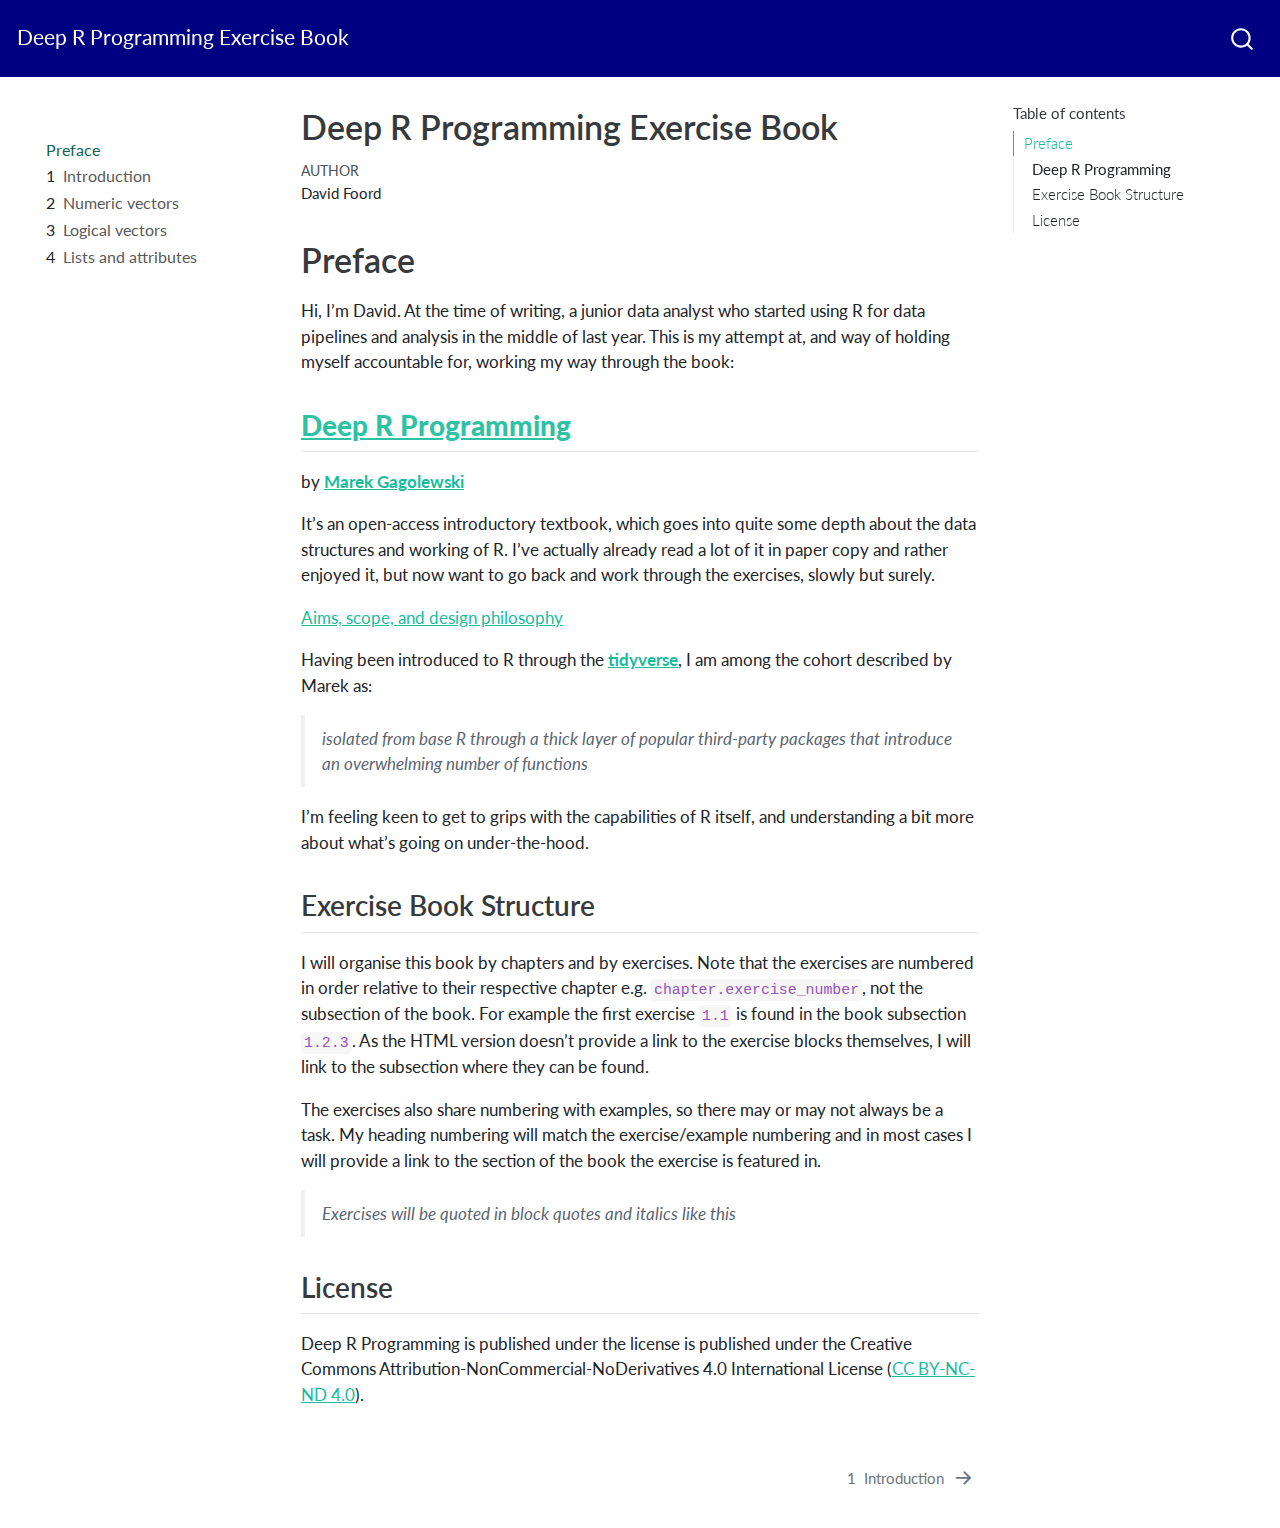
<file: docs/index.html>
<!DOCTYPE html>
<html xmlns="http://www.w3.org/1999/xhtml" lang="en" xml:lang="en"><head>

<meta charset="utf-8">
<meta name="generator" content="quarto-1.3.353">

<meta name="viewport" content="width=device-width, initial-scale=1.0, user-scalable=yes">

<meta name="author" content="David Foord">

<title>Deep R Programming Exercise Book</title>
<style>
code{white-space: pre-wrap;}
span.smallcaps{font-variant: small-caps;}
div.columns{display: flex; gap: min(4vw, 1.5em);}
div.column{flex: auto; overflow-x: auto;}
div.hanging-indent{margin-left: 1.5em; text-indent: -1.5em;}
ul.task-list{list-style: none;}
ul.task-list li input[type="checkbox"] {
  width: 0.8em;
  margin: 0 0.8em 0.2em -1em; /* quarto-specific, see https://github.com/quarto-dev/quarto-cli/issues/4556 */ 
  vertical-align: middle;
}
</style>


<script src="site_libs/quarto-nav/quarto-nav.js"></script>
<script src="site_libs/quarto-nav/headroom.min.js"></script>
<script src="site_libs/clipboard/clipboard.min.js"></script>
<script src="site_libs/quarto-search/autocomplete.umd.js"></script>
<script src="site_libs/quarto-search/fuse.min.js"></script>
<script src="site_libs/quarto-search/quarto-search.js"></script>
<meta name="quarto:offset" content="./">
<link href="./intro.html" rel="next">
<script src="site_libs/quarto-html/quarto.js"></script>
<script src="site_libs/quarto-html/popper.min.js"></script>
<script src="site_libs/quarto-html/tippy.umd.min.js"></script>
<script src="site_libs/quarto-html/anchor.min.js"></script>
<link href="site_libs/quarto-html/tippy.css" rel="stylesheet">
<link href="site_libs/quarto-html/quarto-syntax-highlighting.css" rel="stylesheet" id="quarto-text-highlighting-styles">
<script src="site_libs/bootstrap/bootstrap.min.js"></script>
<link href="site_libs/bootstrap/bootstrap-icons.css" rel="stylesheet">
<link href="site_libs/bootstrap/bootstrap.min.css" rel="stylesheet" id="quarto-bootstrap" data-mode="light">
<script id="quarto-search-options" type="application/json">{
  "location": "navbar",
  "copy-button": false,
  "collapse-after": 3,
  "panel-placement": "end",
  "type": "overlay",
  "limit": 20,
  "language": {
    "search-no-results-text": "No results",
    "search-matching-documents-text": "matching documents",
    "search-copy-link-title": "Copy link to search",
    "search-hide-matches-text": "Hide additional matches",
    "search-more-match-text": "more match in this document",
    "search-more-matches-text": "more matches in this document",
    "search-clear-button-title": "Clear",
    "search-detached-cancel-button-title": "Cancel",
    "search-submit-button-title": "Submit"
  }
}</script>


</head>

<body class="nav-sidebar floating nav-fixed">

<div id="quarto-search-results"></div>
  <header id="quarto-header" class="headroom fixed-top">
    <nav class="navbar navbar-expand-lg navbar-dark ">
      <div class="navbar-container container-fluid">
      <div class="navbar-brand-container">
    <a class="navbar-brand" href="./index.html">
    <span class="navbar-title">Deep R Programming Exercise Book</span>
    </a>
  </div>
        <div class="quarto-navbar-tools ms-auto">
</div>
          <div id="quarto-search" class="" title="Search"></div>
      </div> <!-- /container-fluid -->
    </nav>
  <nav class="quarto-secondary-nav">
    <div class="container-fluid d-flex">
      <button type="button" class="quarto-btn-toggle btn" data-bs-toggle="collapse" data-bs-target="#quarto-sidebar,#quarto-sidebar-glass" aria-controls="quarto-sidebar" aria-expanded="false" aria-label="Toggle sidebar navigation" onclick="if (window.quartoToggleHeadroom) { window.quartoToggleHeadroom(); }">
        <i class="bi bi-layout-text-sidebar-reverse"></i>
      </button>
      <nav class="quarto-page-breadcrumbs" aria-label="breadcrumb"><ol class="breadcrumb"><li class="breadcrumb-item"><a href="./index.html">Preface</a></li></ol></nav>
      <a class="flex-grow-1" role="button" data-bs-toggle="collapse" data-bs-target="#quarto-sidebar,#quarto-sidebar-glass" aria-controls="quarto-sidebar" aria-expanded="false" aria-label="Toggle sidebar navigation" onclick="if (window.quartoToggleHeadroom) { window.quartoToggleHeadroom(); }">      
      </a>
      <button type="button" class="btn quarto-search-button" aria-label="Search" onclick="window.quartoOpenSearch();">
        <i class="bi bi-search"></i>
      </button>
    </div>
  </nav>
</header>
<!-- content -->
<div id="quarto-content" class="quarto-container page-columns page-rows-contents page-layout-article page-navbar">
<!-- sidebar -->
  <nav id="quarto-sidebar" class="sidebar collapse collapse-horizontal sidebar-navigation floating overflow-auto">
        <div class="mt-2 flex-shrink-0 align-items-center">
        <div class="sidebar-search">
        <div id="quarto-search" class="" title="Search"></div>
        </div>
        </div>
    <div class="sidebar-menu-container"> 
    <ul class="list-unstyled mt-1">
        <li class="sidebar-item">
  <div class="sidebar-item-container"> 
  <a href="./index.html" class="sidebar-item-text sidebar-link active">
 <span class="menu-text">Preface</span></a>
  </div>
</li>
        <li class="sidebar-item">
  <div class="sidebar-item-container"> 
  <a href="./intro.html" class="sidebar-item-text sidebar-link">
 <span class="menu-text"><span class="chapter-number">1</span>&nbsp; <span class="chapter-title">Introduction</span></span></a>
  </div>
</li>
        <li class="sidebar-item">
  <div class="sidebar-item-container"> 
  <a href="./numeric.html" class="sidebar-item-text sidebar-link">
 <span class="menu-text"><span class="chapter-number">2</span>&nbsp; <span class="chapter-title">Numeric vectors</span></span></a>
  </div>
</li>
        <li class="sidebar-item">
  <div class="sidebar-item-container"> 
  <a href="./logical.html" class="sidebar-item-text sidebar-link">
 <span class="menu-text"><span class="chapter-number">3</span>&nbsp; <span class="chapter-title">Logical vectors</span></span></a>
  </div>
</li>
        <li class="sidebar-item">
  <div class="sidebar-item-container"> 
  <a href="./lists_attributes.html" class="sidebar-item-text sidebar-link">
 <span class="menu-text"><span class="chapter-number">4</span>&nbsp; <span class="chapter-title">Lists and attributes</span></span></a>
  </div>
</li>
    </ul>
    </div>
</nav>
<div id="quarto-sidebar-glass" data-bs-toggle="collapse" data-bs-target="#quarto-sidebar,#quarto-sidebar-glass"></div>
<!-- margin-sidebar -->
    <div id="quarto-margin-sidebar" class="sidebar margin-sidebar">
        <nav id="TOC" role="doc-toc" class="toc-active">
    <h2 id="toc-title">Table of contents</h2>
   
  <ul>
  <li><a href="#preface" id="toc-preface" class="nav-link active" data-scroll-target="#preface">Preface</a>
  <ul class="collapse">
  <li><a href="#deep-r-programming" id="toc-deep-r-programming" class="nav-link" data-scroll-target="#deep-r-programming"><strong>Deep R Programming</strong></a></li>
  <li><a href="#exercise-book-structure" id="toc-exercise-book-structure" class="nav-link" data-scroll-target="#exercise-book-structure">Exercise Book Structure</a></li>
  <li><a href="#license" id="toc-license" class="nav-link" data-scroll-target="#license">License</a></li>
  </ul></li>
  </ul>
</nav>
    </div>
<!-- main -->
<main class="content" id="quarto-document-content">

<header id="title-block-header" class="quarto-title-block default">
<div class="quarto-title">
<h1 class="title">Deep R Programming Exercise Book</h1>
</div>



<div class="quarto-title-meta">

    <div>
    <div class="quarto-title-meta-heading">Author</div>
    <div class="quarto-title-meta-contents">
             <p>David Foord </p>
          </div>
  </div>
    
  
    
  </div>
  

</header>

<section id="preface" class="level1 unnumbered">
<h1 class="unnumbered">Preface</h1>
<p>Hi, I’m David. At the time of writing, a junior data analyst who started using R for data pipelines and analysis in the middle of last year. This is my attempt at, and way of holding myself accountable for, working my way through the book:</p>
<section id="deep-r-programming" class="level2">
<h2 class="anchored" data-anchor-id="deep-r-programming"><a href="https://deepr.gagolewski.com/index.html"><strong>Deep R Programming</strong></a></h2>
<p>by <a href="https://www.gagolewski.com/"><strong>Marek Gagolewski</strong></a></p>
<p>It’s an open-access introductory textbook, which goes into quite some depth about the data structures and working of R. I’ve actually already read a lot of it in paper copy and rather enjoyed it, but now want to go back and work through the exercises, slowly but surely.</p>
<p><a href="https://deepr.gagolewski.com/chapter/000-preface.html#aims-scope-and-design-philosophy">Aims, scope, and design philosophy</a></p>
<p>Having been introduced to R through the <a href="https://www.tidyverse.org/"><strong>tidyverse</strong></a>, I am among the cohort described by Marek as:</p>
<blockquote class="blockquote">
<p><em>isolated from base R through a thick layer of popular third-party packages that introduce an overwhelming number of functions</em></p>
</blockquote>
<p>I’m feeling keen to get to grips with the capabilities of R itself, and understanding a bit more about what’s going on under-the-hood.</p>
</section>
<section id="exercise-book-structure" class="level2">
<h2 class="anchored" data-anchor-id="exercise-book-structure">Exercise Book Structure</h2>
<p>I will organise this book by chapters and by exercises. Note that the exercises are numbered in order relative to their respective chapter e.g.&nbsp;<code>chapter.exercise_number</code>, not the subsection of the book. For example the first exercise <code>1.1</code> is found in the book subsection <code>1.2.3</code>. As the HTML version doesn’t provide a link to the exercise blocks themselves, I will link to the subsection where they can be found.</p>
<p>The exercises also share numbering with examples, so there may or may not always be a task. My heading numbering will match the exercise/example numbering and in most cases I will provide a link to the section of the book the exercise is featured in.</p>
<blockquote class="blockquote">
<p><em>Exercises will be quoted in block quotes and italics like this</em></p>
</blockquote>
</section>
<section id="license" class="level2">
<h2 class="anchored" data-anchor-id="license">License</h2>
<p>Deep R Programming is published under the license is published under the Creative Commons Attribution-NonCommercial-NoDerivatives 4.0 International License (<a href="https://creativecommons.org/licenses/by-nc-nd/4.0/">CC BY-NC-ND 4.0</a>).</p>


</section>
</section>

</main> <!-- /main -->
<script id="quarto-html-after-body" type="application/javascript">
window.document.addEventListener("DOMContentLoaded", function (event) {
  const toggleBodyColorMode = (bsSheetEl) => {
    const mode = bsSheetEl.getAttribute("data-mode");
    const bodyEl = window.document.querySelector("body");
    if (mode === "dark") {
      bodyEl.classList.add("quarto-dark");
      bodyEl.classList.remove("quarto-light");
    } else {
      bodyEl.classList.add("quarto-light");
      bodyEl.classList.remove("quarto-dark");
    }
  }
  const toggleBodyColorPrimary = () => {
    const bsSheetEl = window.document.querySelector("link#quarto-bootstrap");
    if (bsSheetEl) {
      toggleBodyColorMode(bsSheetEl);
    }
  }
  toggleBodyColorPrimary();  
  const icon = "";
  const anchorJS = new window.AnchorJS();
  anchorJS.options = {
    placement: 'right',
    icon: icon
  };
  anchorJS.add('.anchored');
  const isCodeAnnotation = (el) => {
    for (const clz of el.classList) {
      if (clz.startsWith('code-annotation-')) {                     
        return true;
      }
    }
    return false;
  }
  const clipboard = new window.ClipboardJS('.code-copy-button', {
    text: function(trigger) {
      const codeEl = trigger.previousElementSibling.cloneNode(true);
      for (const childEl of codeEl.children) {
        if (isCodeAnnotation(childEl)) {
          childEl.remove();
        }
      }
      return codeEl.innerText;
    }
  });
  clipboard.on('success', function(e) {
    // button target
    const button = e.trigger;
    // don't keep focus
    button.blur();
    // flash "checked"
    button.classList.add('code-copy-button-checked');
    var currentTitle = button.getAttribute("title");
    button.setAttribute("title", "Copied!");
    let tooltip;
    if (window.bootstrap) {
      button.setAttribute("data-bs-toggle", "tooltip");
      button.setAttribute("data-bs-placement", "left");
      button.setAttribute("data-bs-title", "Copied!");
      tooltip = new bootstrap.Tooltip(button, 
        { trigger: "manual", 
          customClass: "code-copy-button-tooltip",
          offset: [0, -8]});
      tooltip.show();    
    }
    setTimeout(function() {
      if (tooltip) {
        tooltip.hide();
        button.removeAttribute("data-bs-title");
        button.removeAttribute("data-bs-toggle");
        button.removeAttribute("data-bs-placement");
      }
      button.setAttribute("title", currentTitle);
      button.classList.remove('code-copy-button-checked');
    }, 1000);
    // clear code selection
    e.clearSelection();
  });
  function tippyHover(el, contentFn) {
    const config = {
      allowHTML: true,
      content: contentFn,
      maxWidth: 500,
      delay: 100,
      arrow: false,
      appendTo: function(el) {
          return el.parentElement;
      },
      interactive: true,
      interactiveBorder: 10,
      theme: 'quarto',
      placement: 'bottom-start'
    };
    window.tippy(el, config); 
  }
  const noterefs = window.document.querySelectorAll('a[role="doc-noteref"]');
  for (var i=0; i<noterefs.length; i++) {
    const ref = noterefs[i];
    tippyHover(ref, function() {
      // use id or data attribute instead here
      let href = ref.getAttribute('data-footnote-href') || ref.getAttribute('href');
      try { href = new URL(href).hash; } catch {}
      const id = href.replace(/^#\/?/, "");
      const note = window.document.getElementById(id);
      return note.innerHTML;
    });
  }
      let selectedAnnoteEl;
      const selectorForAnnotation = ( cell, annotation) => {
        let cellAttr = 'data-code-cell="' + cell + '"';
        let lineAttr = 'data-code-annotation="' +  annotation + '"';
        const selector = 'span[' + cellAttr + '][' + lineAttr + ']';
        return selector;
      }
      const selectCodeLines = (annoteEl) => {
        const doc = window.document;
        const targetCell = annoteEl.getAttribute("data-target-cell");
        const targetAnnotation = annoteEl.getAttribute("data-target-annotation");
        const annoteSpan = window.document.querySelector(selectorForAnnotation(targetCell, targetAnnotation));
        const lines = annoteSpan.getAttribute("data-code-lines").split(",");
        const lineIds = lines.map((line) => {
          return targetCell + "-" + line;
        })
        let top = null;
        let height = null;
        let parent = null;
        if (lineIds.length > 0) {
            //compute the position of the single el (top and bottom and make a div)
            const el = window.document.getElementById(lineIds[0]);
            top = el.offsetTop;
            height = el.offsetHeight;
            parent = el.parentElement.parentElement;
          if (lineIds.length > 1) {
            const lastEl = window.document.getElementById(lineIds[lineIds.length - 1]);
            const bottom = lastEl.offsetTop + lastEl.offsetHeight;
            height = bottom - top;
          }
          if (top !== null && height !== null && parent !== null) {
            // cook up a div (if necessary) and position it 
            let div = window.document.getElementById("code-annotation-line-highlight");
            if (div === null) {
              div = window.document.createElement("div");
              div.setAttribute("id", "code-annotation-line-highlight");
              div.style.position = 'absolute';
              parent.appendChild(div);
            }
            div.style.top = top - 2 + "px";
            div.style.height = height + 4 + "px";
            let gutterDiv = window.document.getElementById("code-annotation-line-highlight-gutter");
            if (gutterDiv === null) {
              gutterDiv = window.document.createElement("div");
              gutterDiv.setAttribute("id", "code-annotation-line-highlight-gutter");
              gutterDiv.style.position = 'absolute';
              const codeCell = window.document.getElementById(targetCell);
              const gutter = codeCell.querySelector('.code-annotation-gutter');
              gutter.appendChild(gutterDiv);
            }
            gutterDiv.style.top = top - 2 + "px";
            gutterDiv.style.height = height + 4 + "px";
          }
          selectedAnnoteEl = annoteEl;
        }
      };
      const unselectCodeLines = () => {
        const elementsIds = ["code-annotation-line-highlight", "code-annotation-line-highlight-gutter"];
        elementsIds.forEach((elId) => {
          const div = window.document.getElementById(elId);
          if (div) {
            div.remove();
          }
        });
        selectedAnnoteEl = undefined;
      };
      // Attach click handler to the DT
      const annoteDls = window.document.querySelectorAll('dt[data-target-cell]');
      for (const annoteDlNode of annoteDls) {
        annoteDlNode.addEventListener('click', (event) => {
          const clickedEl = event.target;
          if (clickedEl !== selectedAnnoteEl) {
            unselectCodeLines();
            const activeEl = window.document.querySelector('dt[data-target-cell].code-annotation-active');
            if (activeEl) {
              activeEl.classList.remove('code-annotation-active');
            }
            selectCodeLines(clickedEl);
            clickedEl.classList.add('code-annotation-active');
          } else {
            // Unselect the line
            unselectCodeLines();
            clickedEl.classList.remove('code-annotation-active');
          }
        });
      }
  const findCites = (el) => {
    const parentEl = el.parentElement;
    if (parentEl) {
      const cites = parentEl.dataset.cites;
      if (cites) {
        return {
          el,
          cites: cites.split(' ')
        };
      } else {
        return findCites(el.parentElement)
      }
    } else {
      return undefined;
    }
  };
  var bibliorefs = window.document.querySelectorAll('a[role="doc-biblioref"]');
  for (var i=0; i<bibliorefs.length; i++) {
    const ref = bibliorefs[i];
    const citeInfo = findCites(ref);
    if (citeInfo) {
      tippyHover(citeInfo.el, function() {
        var popup = window.document.createElement('div');
        citeInfo.cites.forEach(function(cite) {
          var citeDiv = window.document.createElement('div');
          citeDiv.classList.add('hanging-indent');
          citeDiv.classList.add('csl-entry');
          var biblioDiv = window.document.getElementById('ref-' + cite);
          if (biblioDiv) {
            citeDiv.innerHTML = biblioDiv.innerHTML;
          }
          popup.appendChild(citeDiv);
        });
        return popup.innerHTML;
      });
    }
  }
});
</script>
<nav class="page-navigation">
  <div class="nav-page nav-page-previous">
  </div>
  <div class="nav-page nav-page-next">
      <a href="./intro.html" class="pagination-link">
        <span class="nav-page-text"><span class="chapter-number">1</span>&nbsp; <span class="chapter-title">Introduction</span></span> <i class="bi bi-arrow-right-short"></i>
      </a>
  </div>
</nav>
</div> <!-- /content -->



</body></html>
</file>
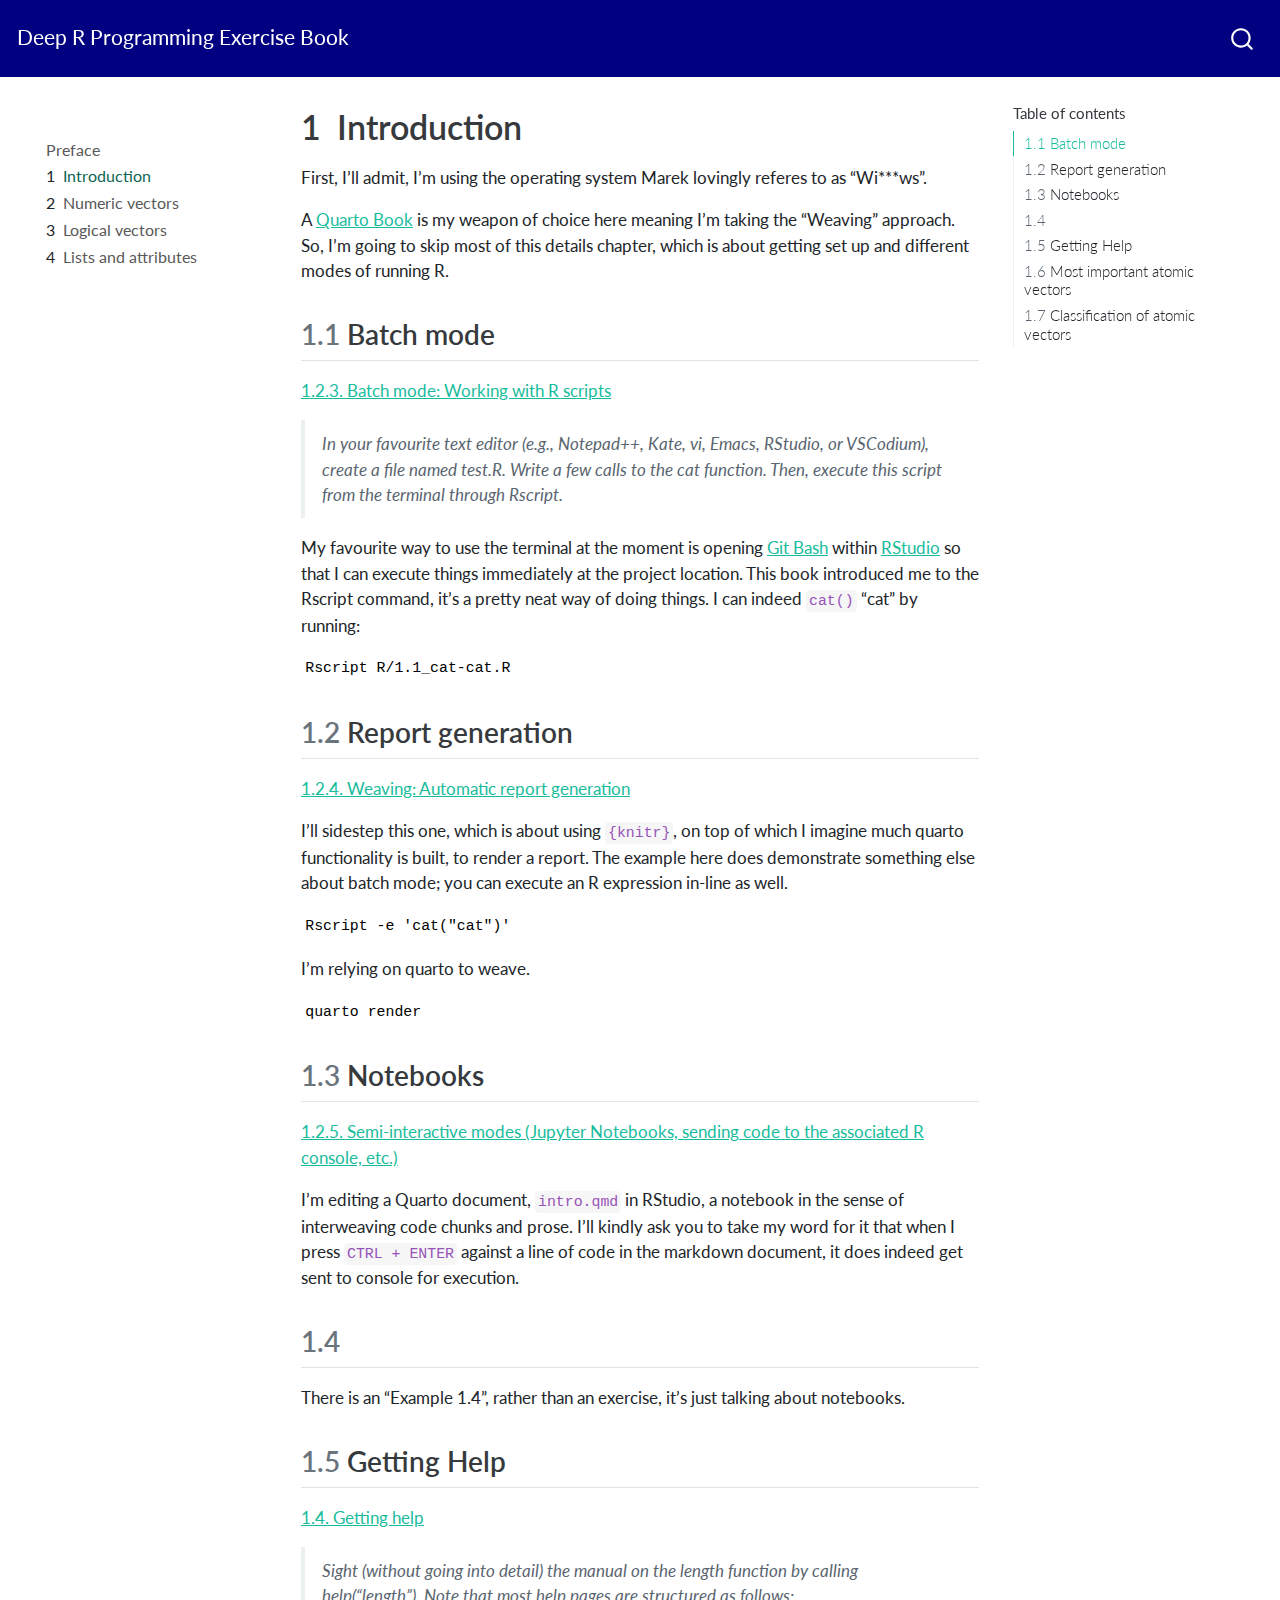
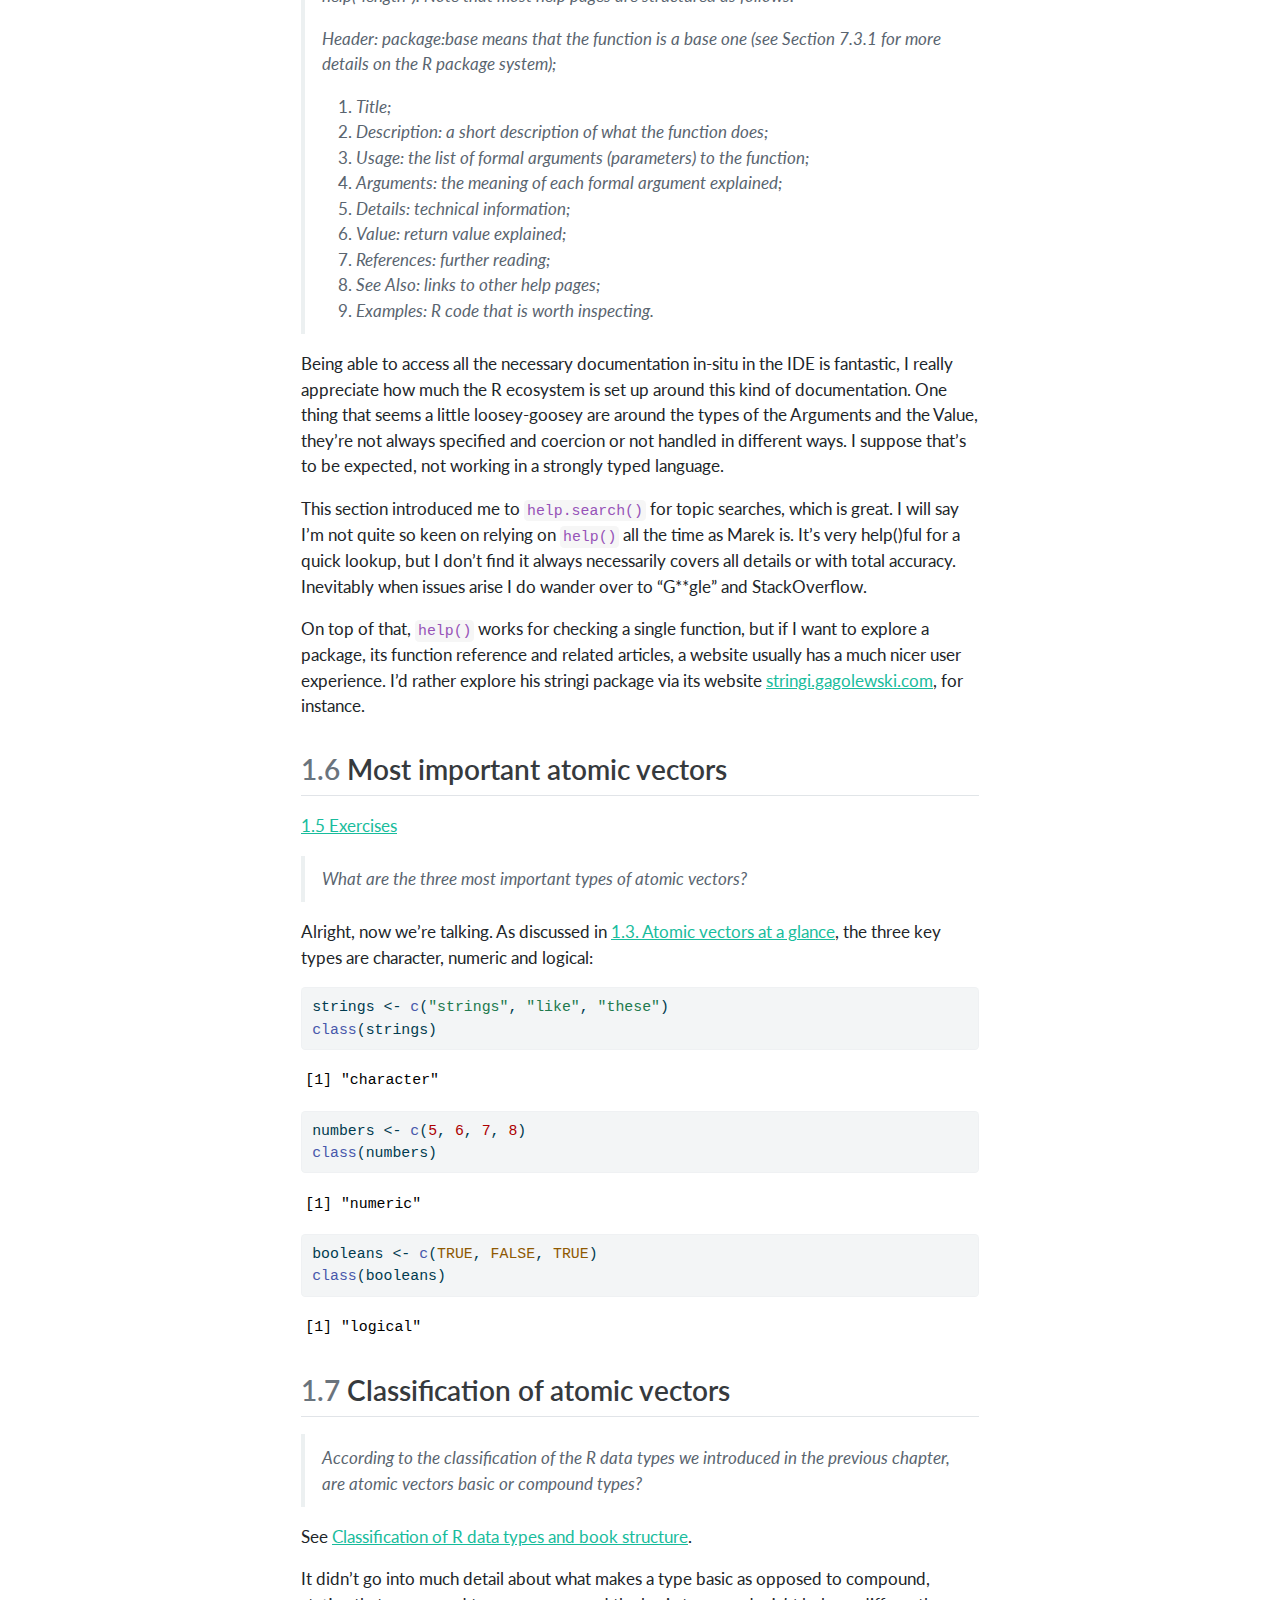
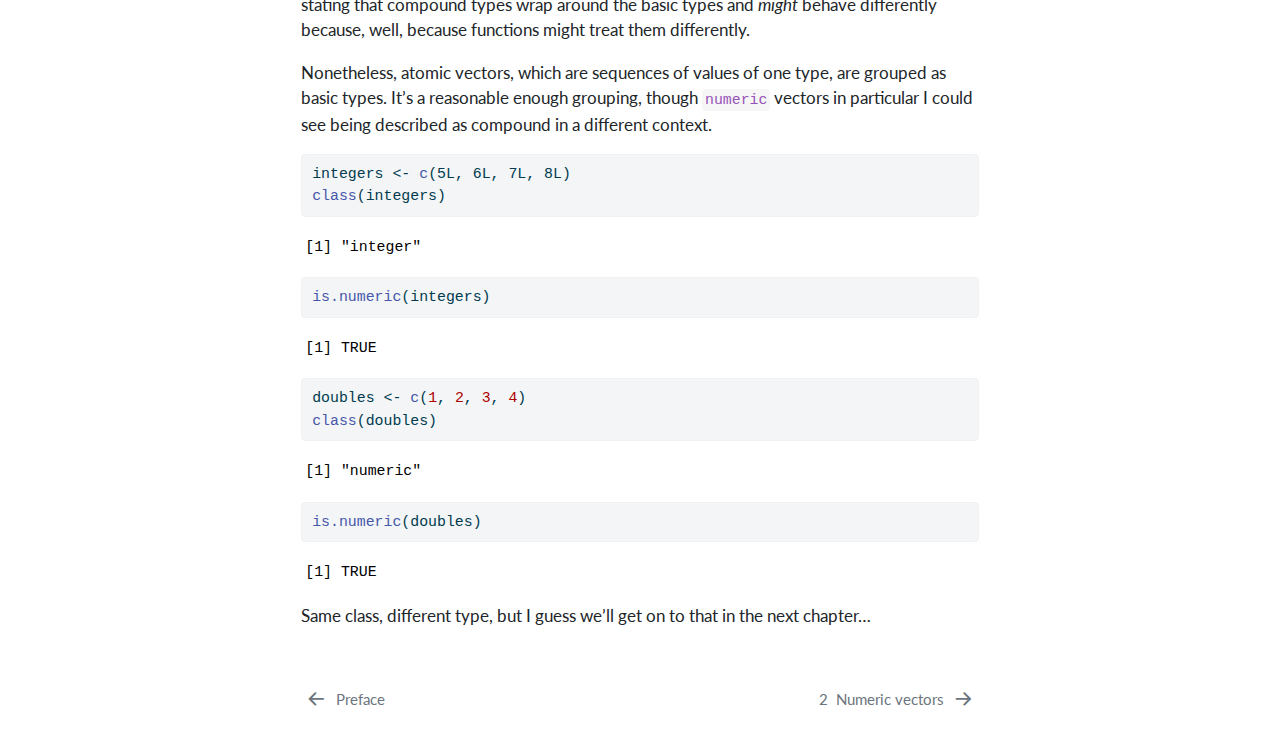
<file: docs/intro.html>
<!DOCTYPE html>
<html xmlns="http://www.w3.org/1999/xhtml" lang="en" xml:lang="en"><head>

<meta charset="utf-8">
<meta name="generator" content="quarto-1.3.353">

<meta name="viewport" content="width=device-width, initial-scale=1.0, user-scalable=yes">


<title>Deep R Programming Exercise Book - 1&nbsp; Introduction</title>
<style>
code{white-space: pre-wrap;}
span.smallcaps{font-variant: small-caps;}
div.columns{display: flex; gap: min(4vw, 1.5em);}
div.column{flex: auto; overflow-x: auto;}
div.hanging-indent{margin-left: 1.5em; text-indent: -1.5em;}
ul.task-list{list-style: none;}
ul.task-list li input[type="checkbox"] {
  width: 0.8em;
  margin: 0 0.8em 0.2em -1em; /* quarto-specific, see https://github.com/quarto-dev/quarto-cli/issues/4556 */ 
  vertical-align: middle;
}
/* CSS for syntax highlighting */
pre > code.sourceCode { white-space: pre; position: relative; }
pre > code.sourceCode > span { display: inline-block; line-height: 1.25; }
pre > code.sourceCode > span:empty { height: 1.2em; }
.sourceCode { overflow: visible; }
code.sourceCode > span { color: inherit; text-decoration: inherit; }
div.sourceCode { margin: 1em 0; }
pre.sourceCode { margin: 0; }
@media screen {
div.sourceCode { overflow: auto; }
}
@media print {
pre > code.sourceCode { white-space: pre-wrap; }
pre > code.sourceCode > span { text-indent: -5em; padding-left: 5em; }
}
pre.numberSource code
  { counter-reset: source-line 0; }
pre.numberSource code > span
  { position: relative; left: -4em; counter-increment: source-line; }
pre.numberSource code > span > a:first-child::before
  { content: counter(source-line);
    position: relative; left: -1em; text-align: right; vertical-align: baseline;
    border: none; display: inline-block;
    -webkit-touch-callout: none; -webkit-user-select: none;
    -khtml-user-select: none; -moz-user-select: none;
    -ms-user-select: none; user-select: none;
    padding: 0 4px; width: 4em;
  }
pre.numberSource { margin-left: 3em;  padding-left: 4px; }
div.sourceCode
  {   }
@media screen {
pre > code.sourceCode > span > a:first-child::before { text-decoration: underline; }
}
</style>


<script src="site_libs/quarto-nav/quarto-nav.js"></script>
<script src="site_libs/quarto-nav/headroom.min.js"></script>
<script src="site_libs/clipboard/clipboard.min.js"></script>
<script src="site_libs/quarto-search/autocomplete.umd.js"></script>
<script src="site_libs/quarto-search/fuse.min.js"></script>
<script src="site_libs/quarto-search/quarto-search.js"></script>
<meta name="quarto:offset" content="./">
<link href="./numeric.html" rel="next">
<link href="./index.html" rel="prev">
<script src="site_libs/quarto-html/quarto.js"></script>
<script src="site_libs/quarto-html/popper.min.js"></script>
<script src="site_libs/quarto-html/tippy.umd.min.js"></script>
<script src="site_libs/quarto-html/anchor.min.js"></script>
<link href="site_libs/quarto-html/tippy.css" rel="stylesheet">
<link href="site_libs/quarto-html/quarto-syntax-highlighting.css" rel="stylesheet" id="quarto-text-highlighting-styles">
<script src="site_libs/bootstrap/bootstrap.min.js"></script>
<link href="site_libs/bootstrap/bootstrap-icons.css" rel="stylesheet">
<link href="site_libs/bootstrap/bootstrap.min.css" rel="stylesheet" id="quarto-bootstrap" data-mode="light">
<script id="quarto-search-options" type="application/json">{
  "location": "navbar",
  "copy-button": false,
  "collapse-after": 3,
  "panel-placement": "end",
  "type": "overlay",
  "limit": 20,
  "language": {
    "search-no-results-text": "No results",
    "search-matching-documents-text": "matching documents",
    "search-copy-link-title": "Copy link to search",
    "search-hide-matches-text": "Hide additional matches",
    "search-more-match-text": "more match in this document",
    "search-more-matches-text": "more matches in this document",
    "search-clear-button-title": "Clear",
    "search-detached-cancel-button-title": "Cancel",
    "search-submit-button-title": "Submit"
  }
}</script>


</head>

<body class="nav-sidebar floating nav-fixed">

<div id="quarto-search-results"></div>
  <header id="quarto-header" class="headroom fixed-top">
    <nav class="navbar navbar-expand-lg navbar-dark ">
      <div class="navbar-container container-fluid">
      <div class="navbar-brand-container">
    <a class="navbar-brand" href="./index.html">
    <span class="navbar-title">Deep R Programming Exercise Book</span>
    </a>
  </div>
        <div class="quarto-navbar-tools ms-auto">
</div>
          <div id="quarto-search" class="" title="Search"></div>
      </div> <!-- /container-fluid -->
    </nav>
  <nav class="quarto-secondary-nav">
    <div class="container-fluid d-flex">
      <button type="button" class="quarto-btn-toggle btn" data-bs-toggle="collapse" data-bs-target="#quarto-sidebar,#quarto-sidebar-glass" aria-controls="quarto-sidebar" aria-expanded="false" aria-label="Toggle sidebar navigation" onclick="if (window.quartoToggleHeadroom) { window.quartoToggleHeadroom(); }">
        <i class="bi bi-layout-text-sidebar-reverse"></i>
      </button>
      <nav class="quarto-page-breadcrumbs" aria-label="breadcrumb"><ol class="breadcrumb"><li class="breadcrumb-item"><a href="./intro.html"><span class="chapter-number">1</span>&nbsp; <span class="chapter-title">Introduction</span></a></li></ol></nav>
      <a class="flex-grow-1" role="button" data-bs-toggle="collapse" data-bs-target="#quarto-sidebar,#quarto-sidebar-glass" aria-controls="quarto-sidebar" aria-expanded="false" aria-label="Toggle sidebar navigation" onclick="if (window.quartoToggleHeadroom) { window.quartoToggleHeadroom(); }">      
      </a>
      <button type="button" class="btn quarto-search-button" aria-label="Search" onclick="window.quartoOpenSearch();">
        <i class="bi bi-search"></i>
      </button>
    </div>
  </nav>
</header>
<!-- content -->
<div id="quarto-content" class="quarto-container page-columns page-rows-contents page-layout-article page-navbar">
<!-- sidebar -->
  <nav id="quarto-sidebar" class="sidebar collapse collapse-horizontal sidebar-navigation floating overflow-auto">
        <div class="mt-2 flex-shrink-0 align-items-center">
        <div class="sidebar-search">
        <div id="quarto-search" class="" title="Search"></div>
        </div>
        </div>
    <div class="sidebar-menu-container"> 
    <ul class="list-unstyled mt-1">
        <li class="sidebar-item">
  <div class="sidebar-item-container"> 
  <a href="./index.html" class="sidebar-item-text sidebar-link">
 <span class="menu-text">Preface</span></a>
  </div>
</li>
        <li class="sidebar-item">
  <div class="sidebar-item-container"> 
  <a href="./intro.html" class="sidebar-item-text sidebar-link active">
 <span class="menu-text"><span class="chapter-number">1</span>&nbsp; <span class="chapter-title">Introduction</span></span></a>
  </div>
</li>
        <li class="sidebar-item">
  <div class="sidebar-item-container"> 
  <a href="./numeric.html" class="sidebar-item-text sidebar-link">
 <span class="menu-text"><span class="chapter-number">2</span>&nbsp; <span class="chapter-title">Numeric vectors</span></span></a>
  </div>
</li>
        <li class="sidebar-item">
  <div class="sidebar-item-container"> 
  <a href="./logical.html" class="sidebar-item-text sidebar-link">
 <span class="menu-text"><span class="chapter-number">3</span>&nbsp; <span class="chapter-title">Logical vectors</span></span></a>
  </div>
</li>
        <li class="sidebar-item">
  <div class="sidebar-item-container"> 
  <a href="./lists_attributes.html" class="sidebar-item-text sidebar-link">
 <span class="menu-text"><span class="chapter-number">4</span>&nbsp; <span class="chapter-title">Lists and attributes</span></span></a>
  </div>
</li>
    </ul>
    </div>
</nav>
<div id="quarto-sidebar-glass" data-bs-toggle="collapse" data-bs-target="#quarto-sidebar,#quarto-sidebar-glass"></div>
<!-- margin-sidebar -->
    <div id="quarto-margin-sidebar" class="sidebar margin-sidebar">
        <nav id="TOC" role="doc-toc" class="toc-active">
    <h2 id="toc-title">Table of contents</h2>
   
  <ul>
  <li><a href="#batch-mode" id="toc-batch-mode" class="nav-link active" data-scroll-target="#batch-mode"><span class="header-section-number">1.1</span> Batch mode</a></li>
  <li><a href="#report-generation" id="toc-report-generation" class="nav-link" data-scroll-target="#report-generation"><span class="header-section-number">1.2</span> Report generation</a></li>
  <li><a href="#notebooks" id="toc-notebooks" class="nav-link" data-scroll-target="#notebooks"><span class="header-section-number">1.3</span> Notebooks</a></li>
  <li><a href="#section" id="toc-section" class="nav-link" data-scroll-target="#section"><span class="header-section-number">1.4</span> </a></li>
  <li><a href="#getting-help" id="toc-getting-help" class="nav-link" data-scroll-target="#getting-help"><span class="header-section-number">1.5</span> Getting Help</a></li>
  <li><a href="#most-important-atomic-vectors" id="toc-most-important-atomic-vectors" class="nav-link" data-scroll-target="#most-important-atomic-vectors"><span class="header-section-number">1.6</span> Most important atomic vectors</a></li>
  <li><a href="#classification-of-atomic-vectors" id="toc-classification-of-atomic-vectors" class="nav-link" data-scroll-target="#classification-of-atomic-vectors"><span class="header-section-number">1.7</span> Classification of atomic vectors</a></li>
  </ul>
</nav>
    </div>
<!-- main -->
<main class="content" id="quarto-document-content">

<header id="title-block-header" class="quarto-title-block default">
<div class="quarto-title">
<h1 class="title"><span class="chapter-number">1</span>&nbsp; <span class="chapter-title">Introduction</span></h1>
</div>



<div class="quarto-title-meta">

    
  
    
  </div>
  

</header>

<p>First, I’ll admit, I’m using the operating system Marek lovingly referes to as “Wi***ws”.</p>
<p>A <a href="https://quarto.org/docs/books/">Quarto Book</a> is my weapon of choice here meaning I’m taking the “Weaving” approach. So, I’m going to skip most of this details chapter, which is about getting set up and different modes of running R.</p>
<section id="batch-mode" class="level2" data-number="1.1">
<h2 data-number="1.1" class="anchored" data-anchor-id="batch-mode"><span class="header-section-number">1.1</span> Batch mode</h2>
<p><a href="https://deepr.gagolewski.com/chapter/110-basics.html#batch-mode-working-with-r-scripts">1.2.3. Batch mode: Working with R scripts</a></p>
<blockquote class="blockquote">
<p><em>In your favourite text editor (e.g., Notepad++, Kate, vi, Emacs, RStudio, or VSCodium), create a file named test.R. Write a few calls to the cat function. Then, execute this script from the terminal through Rscript.</em></p>
</blockquote>
<p>My favourite way to use the terminal at the moment is opening <a href="https://gitforwindows.org/">Git Bash</a> within <a href="https://posit.co/download/rstudio-desktop/">RStudio</a> so that I can execute things immediately at the project location. This book introduced me to the Rscript command, it’s a pretty neat way of doing things. I can indeed <code>cat()</code> “cat” by running:</p>
<pre><code>Rscript R/1.1_cat-cat.R</code></pre>
</section>
<section id="report-generation" class="level2" data-number="1.2">
<h2 data-number="1.2" class="anchored" data-anchor-id="report-generation"><span class="header-section-number">1.2</span> Report generation</h2>
<p><a href="https://deepr.gagolewski.com/chapter/110-basics.html#weaving-automatic-report-generation">1.2.4. Weaving: Automatic report generation</a></p>
<p>I’ll sidestep this one, which is about using <code>{knitr}</code>, on top of which I imagine much quarto functionality is built, to render a report. The example here does demonstrate something else about batch mode; you can execute an R expression in-line as well.</p>
<pre><code>Rscript -e 'cat("cat")'</code></pre>
<p>I’m relying on quarto to weave.</p>
<pre><code>quarto render</code></pre>
</section>
<section id="notebooks" class="level2" data-number="1.3">
<h2 data-number="1.3" class="anchored" data-anchor-id="notebooks"><span class="header-section-number">1.3</span> Notebooks</h2>
<p><a href="https://deepr.gagolewski.com/chapter/110-basics.html#weaving-automatic-report-generation">1.2.5. Semi-interactive modes (Jupyter Notebooks, sending code to the associated R console, etc.)</a></p>
<p>I’m editing a Quarto document, <code>intro.qmd</code> in RStudio, a notebook in the sense of interweaving code chunks and prose. I’ll kindly ask you to take my word for it that when I press <code>CTRL + ENTER</code> against a line of code in the markdown document, it does indeed get sent to console for execution.</p>
</section>
<section id="section" class="level2" data-number="1.4">
<h2 data-number="1.4" class="anchored" data-anchor-id="section"><span class="header-section-number">1.4</span> </h2>
<p>There is an “Example 1.4”, rather than an exercise, it’s just talking about notebooks.</p>
</section>
<section id="getting-help" class="level2" data-number="1.5">
<h2 data-number="1.5" class="anchored" data-anchor-id="getting-help"><span class="header-section-number">1.5</span> Getting Help</h2>
<p><a href="https://deepr.gagolewski.com/chapter/110-basics.html#exercises">1.4. Getting help</a></p>
<blockquote class="blockquote">
<p><em>Sight (without going into detail) the manual on the length function by calling help(“length”). Note that most help pages are structured as follows:</em></p>
<p><em>Header: package:base means that the function is a base one (see Section 7.3.1 for more details on the R package system);</em></p>
<ol type="1">
<li><p><em>Title;</em></p></li>
<li><p><em>Description: a short description of what the function does;</em></p></li>
<li><p><em>Usage: the list of formal arguments (parameters) to the function;</em></p></li>
<li><p><em>Arguments: the meaning of each formal argument explained;</em></p></li>
<li><p><em>Details: technical information;</em></p></li>
<li><p><em>Value: return value explained;</em></p></li>
<li><p><em>References: further reading;</em></p></li>
<li><p><em>See Also: links to other help pages;</em></p></li>
<li><p><em>Examples: R code that is worth inspecting.</em></p></li>
</ol>
</blockquote>
<p>Being able to access all the necessary documentation in-situ in the IDE is fantastic, I really appreciate how much the R ecosystem is set up around this kind of documentation. One thing that seems a little loosey-goosey are around the types of the Arguments and the Value, they’re not always specified and coercion or not handled in different ways. I suppose that’s to be expected, not working in a strongly typed language.</p>
<p>This section introduced me to <code>help.search()</code> for topic searches, which is great. I will say I’m not quite so keen on relying on <code>help()</code> all the time as Marek is. It’s very help()ful for a quick lookup, but I don’t find it always necessarily covers all details or with total accuracy. Inevitably when issues arise I do wander over to “G**gle” and StackOverflow.</p>
<p>On top of that, <code>help()</code> works for checking a single function, but if I want to explore a package, its function reference and related articles, a website usually has a much nicer user experience. I’d rather explore his stringi package via its website <a href="https://stringi.gagolewski.com" title="stringi website">stringi.gagolewski.com</a>, for instance.</p>
</section>
<section id="most-important-atomic-vectors" class="level2" data-number="1.6">
<h2 data-number="1.6" class="anchored" data-anchor-id="most-important-atomic-vectors"><span class="header-section-number">1.6</span> Most important atomic vectors</h2>
<p><a href="https://deepr.gagolewski.com/chapter/110-basics.html#exercises">1.5 Exercises</a></p>
<blockquote class="blockquote">
<p><em>What are the three most important types of atomic vectors?</em></p>
</blockquote>
<p>Alright, now we’re talking. As discussed in <a href="https://deepr.gagolewski.com/chapter/110-basics.html#atomic-vectors-at-a-glance">1.3. Atomic vectors at a glance</a>, the three key types are character, numeric and logical:</p>
<div class="cell">
<div class="sourceCode cell-code" id="cb4"><pre class="sourceCode r code-with-copy"><code class="sourceCode r"><span id="cb4-1"><a href="#cb4-1" aria-hidden="true" tabindex="-1"></a>strings <span class="ot">&lt;-</span> <span class="fu">c</span>(<span class="st">"strings"</span>, <span class="st">"like"</span>, <span class="st">"these"</span>)</span>
<span id="cb4-2"><a href="#cb4-2" aria-hidden="true" tabindex="-1"></a><span class="fu">class</span>(strings)</span></code><button title="Copy to Clipboard" class="code-copy-button"><i class="bi"></i></button></pre></div>
<div class="cell-output cell-output-stdout">
<pre><code>[1] "character"</code></pre>
</div>
<div class="sourceCode cell-code" id="cb6"><pre class="sourceCode r code-with-copy"><code class="sourceCode r"><span id="cb6-1"><a href="#cb6-1" aria-hidden="true" tabindex="-1"></a>numbers <span class="ot">&lt;-</span> <span class="fu">c</span>(<span class="dv">5</span>, <span class="dv">6</span>, <span class="dv">7</span>, <span class="dv">8</span>)</span>
<span id="cb6-2"><a href="#cb6-2" aria-hidden="true" tabindex="-1"></a><span class="fu">class</span>(numbers)</span></code><button title="Copy to Clipboard" class="code-copy-button"><i class="bi"></i></button></pre></div>
<div class="cell-output cell-output-stdout">
<pre><code>[1] "numeric"</code></pre>
</div>
<div class="sourceCode cell-code" id="cb8"><pre class="sourceCode r code-with-copy"><code class="sourceCode r"><span id="cb8-1"><a href="#cb8-1" aria-hidden="true" tabindex="-1"></a>booleans <span class="ot">&lt;-</span> <span class="fu">c</span>(<span class="cn">TRUE</span>, <span class="cn">FALSE</span>, <span class="cn">TRUE</span>)</span>
<span id="cb8-2"><a href="#cb8-2" aria-hidden="true" tabindex="-1"></a><span class="fu">class</span>(booleans)</span></code><button title="Copy to Clipboard" class="code-copy-button"><i class="bi"></i></button></pre></div>
<div class="cell-output cell-output-stdout">
<pre><code>[1] "logical"</code></pre>
</div>
</div>
</section>
<section id="classification-of-atomic-vectors" class="level2" data-number="1.7">
<h2 data-number="1.7" class="anchored" data-anchor-id="classification-of-atomic-vectors"><span class="header-section-number">1.7</span> Classification of atomic vectors</h2>
<blockquote class="blockquote">
<p><em>According to the classification of the R data types we introduced in the previous chapter, are atomic vectors basic or compound types?</em></p>
</blockquote>
<p>See <a href="https://deepr.gagolewski.com/chapter/000-preface.html#classification-of-r-data-types-and-book-structure">Classification of R data types and book structure</a>.</p>
<p>It didn’t go into much detail about what makes a type basic as opposed to compound, stating that compound types wrap around the basic types and <em>might</em> behave differently because, well, because functions might treat them differently.</p>
<p>Nonetheless, atomic vectors, which are sequences of values of one type, are grouped as basic types. It’s a reasonable enough grouping, though <code>numeric</code> vectors in particular I could see being described as compound in a different context.</p>
<div class="cell">
<div class="sourceCode cell-code" id="cb10"><pre class="sourceCode r code-with-copy"><code class="sourceCode r"><span id="cb10-1"><a href="#cb10-1" aria-hidden="true" tabindex="-1"></a>integers <span class="ot">&lt;-</span> <span class="fu">c</span>(5L, 6L, 7L, 8L)</span>
<span id="cb10-2"><a href="#cb10-2" aria-hidden="true" tabindex="-1"></a><span class="fu">class</span>(integers)</span></code><button title="Copy to Clipboard" class="code-copy-button"><i class="bi"></i></button></pre></div>
<div class="cell-output cell-output-stdout">
<pre><code>[1] "integer"</code></pre>
</div>
<div class="sourceCode cell-code" id="cb12"><pre class="sourceCode r code-with-copy"><code class="sourceCode r"><span id="cb12-1"><a href="#cb12-1" aria-hidden="true" tabindex="-1"></a><span class="fu">is.numeric</span>(integers)</span></code><button title="Copy to Clipboard" class="code-copy-button"><i class="bi"></i></button></pre></div>
<div class="cell-output cell-output-stdout">
<pre><code>[1] TRUE</code></pre>
</div>
<div class="sourceCode cell-code" id="cb14"><pre class="sourceCode r code-with-copy"><code class="sourceCode r"><span id="cb14-1"><a href="#cb14-1" aria-hidden="true" tabindex="-1"></a>doubles <span class="ot">&lt;-</span> <span class="fu">c</span>(<span class="dv">1</span>, <span class="dv">2</span>, <span class="dv">3</span>, <span class="dv">4</span>)</span>
<span id="cb14-2"><a href="#cb14-2" aria-hidden="true" tabindex="-1"></a><span class="fu">class</span>(doubles)</span></code><button title="Copy to Clipboard" class="code-copy-button"><i class="bi"></i></button></pre></div>
<div class="cell-output cell-output-stdout">
<pre><code>[1] "numeric"</code></pre>
</div>
<div class="sourceCode cell-code" id="cb16"><pre class="sourceCode r code-with-copy"><code class="sourceCode r"><span id="cb16-1"><a href="#cb16-1" aria-hidden="true" tabindex="-1"></a><span class="fu">is.numeric</span>(doubles)</span></code><button title="Copy to Clipboard" class="code-copy-button"><i class="bi"></i></button></pre></div>
<div class="cell-output cell-output-stdout">
<pre><code>[1] TRUE</code></pre>
</div>
</div>
<p>Same class, different type, but I guess we’ll get on to that in the next chapter…</p>


</section>

</main> <!-- /main -->
<script id="quarto-html-after-body" type="application/javascript">
window.document.addEventListener("DOMContentLoaded", function (event) {
  const toggleBodyColorMode = (bsSheetEl) => {
    const mode = bsSheetEl.getAttribute("data-mode");
    const bodyEl = window.document.querySelector("body");
    if (mode === "dark") {
      bodyEl.classList.add("quarto-dark");
      bodyEl.classList.remove("quarto-light");
    } else {
      bodyEl.classList.add("quarto-light");
      bodyEl.classList.remove("quarto-dark");
    }
  }
  const toggleBodyColorPrimary = () => {
    const bsSheetEl = window.document.querySelector("link#quarto-bootstrap");
    if (bsSheetEl) {
      toggleBodyColorMode(bsSheetEl);
    }
  }
  toggleBodyColorPrimary();  
  const icon = "";
  const anchorJS = new window.AnchorJS();
  anchorJS.options = {
    placement: 'right',
    icon: icon
  };
  anchorJS.add('.anchored');
  const isCodeAnnotation = (el) => {
    for (const clz of el.classList) {
      if (clz.startsWith('code-annotation-')) {                     
        return true;
      }
    }
    return false;
  }
  const clipboard = new window.ClipboardJS('.code-copy-button', {
    text: function(trigger) {
      const codeEl = trigger.previousElementSibling.cloneNode(true);
      for (const childEl of codeEl.children) {
        if (isCodeAnnotation(childEl)) {
          childEl.remove();
        }
      }
      return codeEl.innerText;
    }
  });
  clipboard.on('success', function(e) {
    // button target
    const button = e.trigger;
    // don't keep focus
    button.blur();
    // flash "checked"
    button.classList.add('code-copy-button-checked');
    var currentTitle = button.getAttribute("title");
    button.setAttribute("title", "Copied!");
    let tooltip;
    if (window.bootstrap) {
      button.setAttribute("data-bs-toggle", "tooltip");
      button.setAttribute("data-bs-placement", "left");
      button.setAttribute("data-bs-title", "Copied!");
      tooltip = new bootstrap.Tooltip(button, 
        { trigger: "manual", 
          customClass: "code-copy-button-tooltip",
          offset: [0, -8]});
      tooltip.show();    
    }
    setTimeout(function() {
      if (tooltip) {
        tooltip.hide();
        button.removeAttribute("data-bs-title");
        button.removeAttribute("data-bs-toggle");
        button.removeAttribute("data-bs-placement");
      }
      button.setAttribute("title", currentTitle);
      button.classList.remove('code-copy-button-checked');
    }, 1000);
    // clear code selection
    e.clearSelection();
  });
  function tippyHover(el, contentFn) {
    const config = {
      allowHTML: true,
      content: contentFn,
      maxWidth: 500,
      delay: 100,
      arrow: false,
      appendTo: function(el) {
          return el.parentElement;
      },
      interactive: true,
      interactiveBorder: 10,
      theme: 'quarto',
      placement: 'bottom-start'
    };
    window.tippy(el, config); 
  }
  const noterefs = window.document.querySelectorAll('a[role="doc-noteref"]');
  for (var i=0; i<noterefs.length; i++) {
    const ref = noterefs[i];
    tippyHover(ref, function() {
      // use id or data attribute instead here
      let href = ref.getAttribute('data-footnote-href') || ref.getAttribute('href');
      try { href = new URL(href).hash; } catch {}
      const id = href.replace(/^#\/?/, "");
      const note = window.document.getElementById(id);
      return note.innerHTML;
    });
  }
      let selectedAnnoteEl;
      const selectorForAnnotation = ( cell, annotation) => {
        let cellAttr = 'data-code-cell="' + cell + '"';
        let lineAttr = 'data-code-annotation="' +  annotation + '"';
        const selector = 'span[' + cellAttr + '][' + lineAttr + ']';
        return selector;
      }
      const selectCodeLines = (annoteEl) => {
        const doc = window.document;
        const targetCell = annoteEl.getAttribute("data-target-cell");
        const targetAnnotation = annoteEl.getAttribute("data-target-annotation");
        const annoteSpan = window.document.querySelector(selectorForAnnotation(targetCell, targetAnnotation));
        const lines = annoteSpan.getAttribute("data-code-lines").split(",");
        const lineIds = lines.map((line) => {
          return targetCell + "-" + line;
        })
        let top = null;
        let height = null;
        let parent = null;
        if (lineIds.length > 0) {
            //compute the position of the single el (top and bottom and make a div)
            const el = window.document.getElementById(lineIds[0]);
            top = el.offsetTop;
            height = el.offsetHeight;
            parent = el.parentElement.parentElement;
          if (lineIds.length > 1) {
            const lastEl = window.document.getElementById(lineIds[lineIds.length - 1]);
            const bottom = lastEl.offsetTop + lastEl.offsetHeight;
            height = bottom - top;
          }
          if (top !== null && height !== null && parent !== null) {
            // cook up a div (if necessary) and position it 
            let div = window.document.getElementById("code-annotation-line-highlight");
            if (div === null) {
              div = window.document.createElement("div");
              div.setAttribute("id", "code-annotation-line-highlight");
              div.style.position = 'absolute';
              parent.appendChild(div);
            }
            div.style.top = top - 2 + "px";
            div.style.height = height + 4 + "px";
            let gutterDiv = window.document.getElementById("code-annotation-line-highlight-gutter");
            if (gutterDiv === null) {
              gutterDiv = window.document.createElement("div");
              gutterDiv.setAttribute("id", "code-annotation-line-highlight-gutter");
              gutterDiv.style.position = 'absolute';
              const codeCell = window.document.getElementById(targetCell);
              const gutter = codeCell.querySelector('.code-annotation-gutter');
              gutter.appendChild(gutterDiv);
            }
            gutterDiv.style.top = top - 2 + "px";
            gutterDiv.style.height = height + 4 + "px";
          }
          selectedAnnoteEl = annoteEl;
        }
      };
      const unselectCodeLines = () => {
        const elementsIds = ["code-annotation-line-highlight", "code-annotation-line-highlight-gutter"];
        elementsIds.forEach((elId) => {
          const div = window.document.getElementById(elId);
          if (div) {
            div.remove();
          }
        });
        selectedAnnoteEl = undefined;
      };
      // Attach click handler to the DT
      const annoteDls = window.document.querySelectorAll('dt[data-target-cell]');
      for (const annoteDlNode of annoteDls) {
        annoteDlNode.addEventListener('click', (event) => {
          const clickedEl = event.target;
          if (clickedEl !== selectedAnnoteEl) {
            unselectCodeLines();
            const activeEl = window.document.querySelector('dt[data-target-cell].code-annotation-active');
            if (activeEl) {
              activeEl.classList.remove('code-annotation-active');
            }
            selectCodeLines(clickedEl);
            clickedEl.classList.add('code-annotation-active');
          } else {
            // Unselect the line
            unselectCodeLines();
            clickedEl.classList.remove('code-annotation-active');
          }
        });
      }
  const findCites = (el) => {
    const parentEl = el.parentElement;
    if (parentEl) {
      const cites = parentEl.dataset.cites;
      if (cites) {
        return {
          el,
          cites: cites.split(' ')
        };
      } else {
        return findCites(el.parentElement)
      }
    } else {
      return undefined;
    }
  };
  var bibliorefs = window.document.querySelectorAll('a[role="doc-biblioref"]');
  for (var i=0; i<bibliorefs.length; i++) {
    const ref = bibliorefs[i];
    const citeInfo = findCites(ref);
    if (citeInfo) {
      tippyHover(citeInfo.el, function() {
        var popup = window.document.createElement('div');
        citeInfo.cites.forEach(function(cite) {
          var citeDiv = window.document.createElement('div');
          citeDiv.classList.add('hanging-indent');
          citeDiv.classList.add('csl-entry');
          var biblioDiv = window.document.getElementById('ref-' + cite);
          if (biblioDiv) {
            citeDiv.innerHTML = biblioDiv.innerHTML;
          }
          popup.appendChild(citeDiv);
        });
        return popup.innerHTML;
      });
    }
  }
});
</script>
<nav class="page-navigation">
  <div class="nav-page nav-page-previous">
      <a href="./index.html" class="pagination-link">
        <i class="bi bi-arrow-left-short"></i> <span class="nav-page-text">Preface</span>
      </a>          
  </div>
  <div class="nav-page nav-page-next">
      <a href="./numeric.html" class="pagination-link">
        <span class="nav-page-text"><span class="chapter-number">2</span>&nbsp; <span class="chapter-title">Numeric vectors</span></span> <i class="bi bi-arrow-right-short"></i>
      </a>
  </div>
</nav>
</div> <!-- /content -->



</body></html>
</file>
<file: docs/site_libs/quarto-html/tippy.css>
.tippy-box[data-animation=fade][data-state=hidden]{opacity:0}[data-tippy-root]{max-width:calc(100vw - 10px)}.tippy-box{position:relative;background-color:#333;color:#fff;border-radius:4px;font-size:14px;line-height:1.4;white-space:normal;outline:0;transition-property:transform,visibility,opacity}.tippy-box[data-placement^=top]>.tippy-arrow{bottom:0}.tippy-box[data-placement^=top]>.tippy-arrow:before{bottom:-7px;left:0;border-width:8px 8px 0;border-top-color:initial;transform-origin:center top}.tippy-box[data-placement^=bottom]>.tippy-arrow{top:0}.tippy-box[data-placement^=bottom]>.tippy-arrow:before{top:-7px;left:0;border-width:0 8px 8px;border-bottom-color:initial;transform-origin:center bottom}.tippy-box[data-placement^=left]>.tippy-arrow{right:0}.tippy-box[data-placement^=left]>.tippy-arrow:before{border-width:8px 0 8px 8px;border-left-color:initial;right:-7px;transform-origin:center left}.tippy-box[data-placement^=right]>.tippy-arrow{left:0}.tippy-box[data-placement^=right]>.tippy-arrow:before{left:-7px;border-width:8px 8px 8px 0;border-right-color:initial;transform-origin:center right}.tippy-box[data-inertia][data-state=visible]{transition-timing-function:cubic-bezier(.54,1.5,.38,1.11)}.tippy-arrow{width:16px;height:16px;color:#333}.tippy-arrow:before{content:"";position:absolute;border-color:transparent;border-style:solid}.tippy-content{position:relative;padding:5px 9px;z-index:1}
</file>
<file: docs/site_libs/quarto-html/quarto-syntax-highlighting.css>
/* quarto syntax highlight colors */
:root {
  --quarto-hl-ot-color: #003B4F;
  --quarto-hl-at-color: #657422;
  --quarto-hl-ss-color: #20794D;
  --quarto-hl-an-color: #5E5E5E;
  --quarto-hl-fu-color: #4758AB;
  --quarto-hl-st-color: #20794D;
  --quarto-hl-cf-color: #003B4F;
  --quarto-hl-op-color: #5E5E5E;
  --quarto-hl-er-color: #AD0000;
  --quarto-hl-bn-color: #AD0000;
  --quarto-hl-al-color: #AD0000;
  --quarto-hl-va-color: #111111;
  --quarto-hl-bu-color: inherit;
  --quarto-hl-ex-color: inherit;
  --quarto-hl-pp-color: #AD0000;
  --quarto-hl-in-color: #5E5E5E;
  --quarto-hl-vs-color: #20794D;
  --quarto-hl-wa-color: #5E5E5E;
  --quarto-hl-do-color: #5E5E5E;
  --quarto-hl-im-color: #00769E;
  --quarto-hl-ch-color: #20794D;
  --quarto-hl-dt-color: #AD0000;
  --quarto-hl-fl-color: #AD0000;
  --quarto-hl-co-color: #5E5E5E;
  --quarto-hl-cv-color: #5E5E5E;
  --quarto-hl-cn-color: #8f5902;
  --quarto-hl-sc-color: #5E5E5E;
  --quarto-hl-dv-color: #AD0000;
  --quarto-hl-kw-color: #003B4F;
}

/* other quarto variables */
:root {
  --quarto-font-monospace: SFMono-Regular, Menlo, Monaco, Consolas, "Liberation Mono", "Courier New", monospace;
}

pre > code.sourceCode > span {
  color: #003B4F;
}

code span {
  color: #003B4F;
}

code.sourceCode > span {
  color: #003B4F;
}

div.sourceCode,
div.sourceCode pre.sourceCode {
  color: #003B4F;
}

code span.ot {
  color: #003B4F;
  font-style: inherit;
}

code span.at {
  color: #657422;
  font-style: inherit;
}

code span.ss {
  color: #20794D;
  font-style: inherit;
}

code span.an {
  color: #5E5E5E;
  font-style: inherit;
}

code span.fu {
  color: #4758AB;
  font-style: inherit;
}

code span.st {
  color: #20794D;
  font-style: inherit;
}

code span.cf {
  color: #003B4F;
  font-style: inherit;
}

code span.op {
  color: #5E5E5E;
  font-style: inherit;
}

code span.er {
  color: #AD0000;
  font-style: inherit;
}

code span.bn {
  color: #AD0000;
  font-style: inherit;
}

code span.al {
  color: #AD0000;
  font-style: inherit;
}

code span.va {
  color: #111111;
  font-style: inherit;
}

code span.bu {
  font-style: inherit;
}

code span.ex {
  font-style: inherit;
}

code span.pp {
  color: #AD0000;
  font-style: inherit;
}

code span.in {
  color: #5E5E5E;
  font-style: inherit;
}

code span.vs {
  color: #20794D;
  font-style: inherit;
}

code span.wa {
  color: #5E5E5E;
  font-style: italic;
}

code span.do {
  color: #5E5E5E;
  font-style: italic;
}

code span.im {
  color: #00769E;
  font-style: inherit;
}

code span.ch {
  color: #20794D;
  font-style: inherit;
}

code span.dt {
  color: #AD0000;
  font-style: inherit;
}

code span.fl {
  color: #AD0000;
  font-style: inherit;
}

code span.co {
  color: #5E5E5E;
  font-style: inherit;
}

code span.cv {
  color: #5E5E5E;
  font-style: italic;
}

code span.cn {
  color: #8f5902;
  font-style: inherit;
}

code span.sc {
  color: #5E5E5E;
  font-style: inherit;
}

code span.dv {
  color: #AD0000;
  font-style: inherit;
}

code span.kw {
  color: #003B4F;
  font-style: inherit;
}

.prevent-inlining {
  content: "</";
}

/*# sourceMappingURL=debc5d5d77c3f9108843748ff7464032.css.map */
</file>
